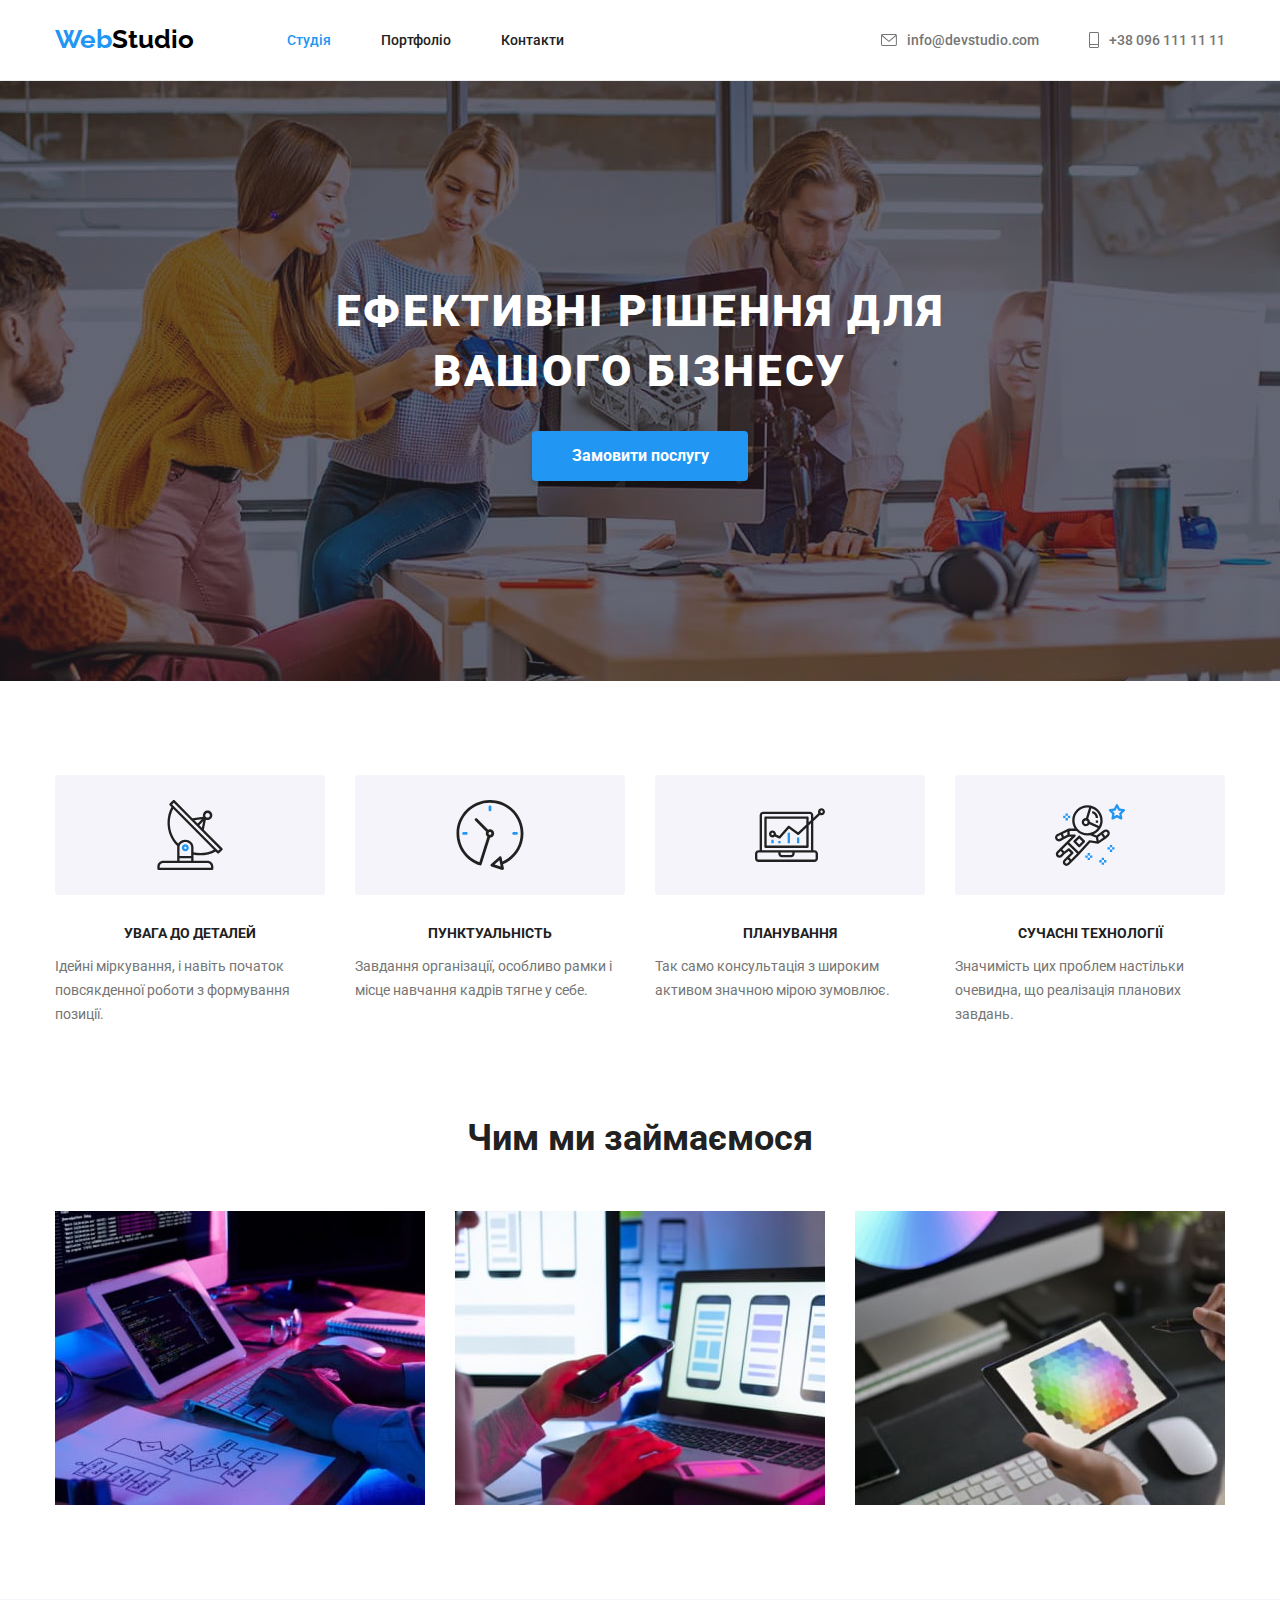
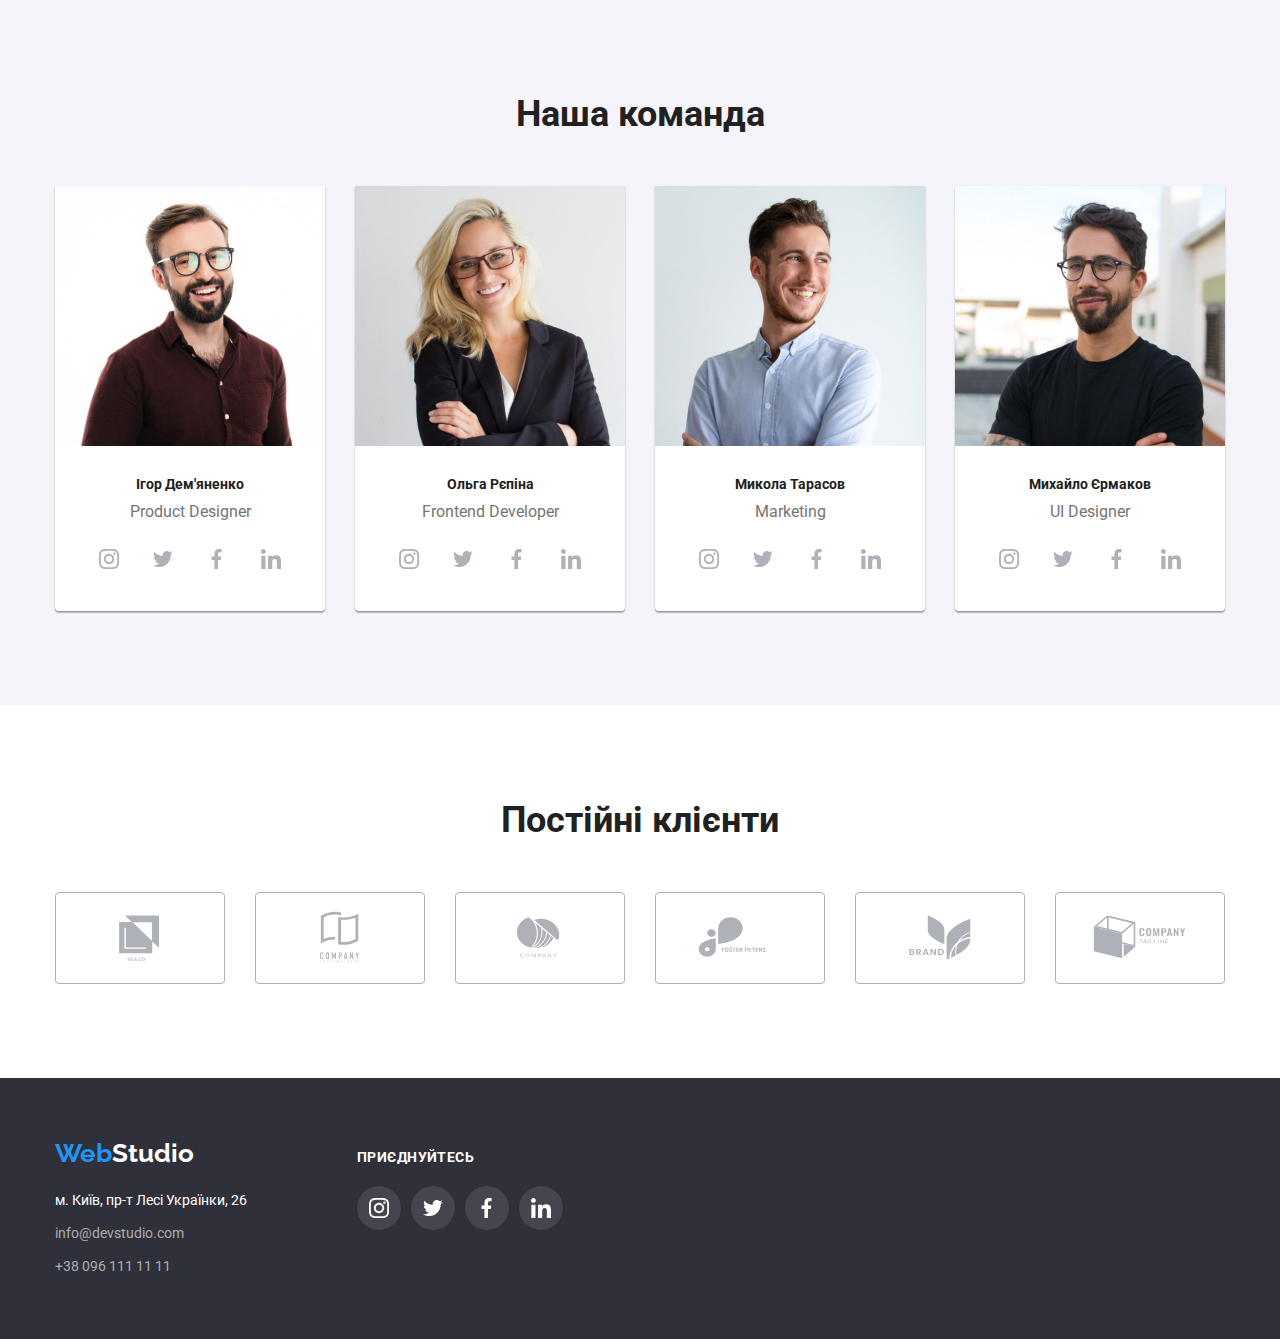
<file: index.html>
<!DOCTYPE html>
<html lang="uk">
  <head>
    <meta charset="UTF-8" />
    <meta http-equiv="X-UA-Compatible" content="IE=edge" />
    <meta name="viewport" content="width=device-width, initial-scale=1.0" />
    <title>Студія</title>
    <!-- шрифти -->
    <link rel="preconnect" href="https://fonts.googleapis.com" />
    <link rel="preconnect" href="https://fonts.gstatic.com" crossorigin />
    <link
      href="https://fonts.googleapis.com/css2?family=Raleway:wght@700&family=Roboto:wght@400;500;700;900&display=swap"
      rel="stylesheet"
    />
    <!-- нормалізатор -->
    <link
      rel="stylesheet"
      href="https://cdnjs.cloudflare.com/ajax/libs/modern-normalize/1.1.0/modern-normalize.min.css"
    />
    <!-- стилі -->
    <link rel="stylesheet" href="./css/styles.css" />
  </head>

  <body>
    <header class="top-line">
      <div class="container mein-line">
        <nav class="nav-sector">
          <a class="link logo-link" href="./index.html"><span class="logo">Web</span>Studio</a>
          <ul class="site-nav list">
            <li class="item"><a class="link connect current" href="./index.html">Студія</a></li>
            <li class="item"><a class="link connect" href="./portfolio.html">Портфоліо</a></li>
            <li class="item"><a class="link connect" href="#">Контакти</a></li>
          </ul>
        </nav>
        <ul class="contact list">
          <li class="item">
            <a class="link connect" href="mailto:info@devstudio.com">
              <svg class="icon" width="16" height="12">
                <use href="./images/icons.svg#envelope"></use></svg
              >info@devstudio.com
            </a>
          </li>
          <li class="item">
            <a class="link connect" href="tel:+380961111111">
              <svg class="icon" width="10" height="16">
                <use href="./images/icons.svg#phone"></use></svg
              >+38 096 111 11 11</a
            >
          </li>
        </ul>
      </div>
    </header>
    <main>
      <section class="hero">
        <div class="container">
          <h1 class="hero-title">Ефективні рішення для вашого бізнесу</h1>
          <button class="button button-hero" type="button">Замовити послугу</button>
        </div>
      </section>

      <section class="section">
        <!-- прихований заголовок -->
        <h2 class="visually-hidden">Переваги студії</h2>
        <div class="container">
          <ul class="list merit">
            <li class="list-merit">
              <div class="thumb">
                <svg class="thumb-icon" width="70" height="70">
                  <use href="./images/icons.svg#antenna"></use>
                </svg>
              </div>
              <h3 class="section-subtitle">УВАГА ДО ДЕТАЛЕЙ</h3>
              <p class="post-text">
                Ідейні міркування, i навіть початок повсякденної роботи з формування позиції.
              </p>
            </li>
            <li class="list-merit">
              <div class="thumb">
                <svg class="thumb-icon" width="70" height="70">
                  <use href="./images/icons.svg#clock"></use>
                </svg>
              </div>
              <h3 class="section-subtitle">ПУНКТУАЛЬНІСТЬ</h3>
              <p class="post-text">
                Завдання організації, особливо рамки і місце навчання кадрів тягне у себе.
              </p>
            </li>
            <li class="list-merit">
              <div class="thumb">
                <svg class="thumb-icon" width="70" height="70">
                  <use href="./images/icons.svg#diagram"></use>
                </svg>
              </div>
              <h3 class="section-subtitle">ПЛАНУВАННЯ</h3>
              <p class="post-text">
                Так само консультація з широким активом значною мірою зумовлює.
              </p>
            </li>
            <li class="list-merit">
              <div class="thumb">
                <svg class="thumb-icon" width="70" height="70">
                  <use href="./images/icons.svg#astronaut"></use>
                </svg>
              </div>
              <h3 class="section-subtitle">СУЧАСНІ ТЕХНОЛОГІЇ</h3>
              <p class="post-text">
                Значимість цих проблем настільки очевидна, що реалізація планових завдань.
              </p>
            </li>
          </ul>
        </div>
      </section>
      <section class="section section-work">
        <div class="container">
          <h2 class="section-title">Чим ми займаємося</h2>
          <ul class="list work">
            <li>
              <img
                class="image"
                src="./images/studio/img-1.jpeg"
                alt="Програмист пряцює за столом. Нtml код."
                width="370"
                height="294"
              />
            </li>

            <li>
              <img
                class="image"
                src="./images/studio/img-2.jpeg"
                alt="Дизайнер розробляе мобільні додатки. Інтерфейс для смартфона."
                width="370"
                height="294"
              />
            </li>
            <li>
              <img
                class="image"
                src="./images/studio/img-3.jpeg"
                alt="Художник вебдизайнер вибирає кольор на графичному планшеті."
                width="370"
                height="294"
              />
            </li>
          </ul>
        </div>
      </section>
      <section class="section-team section">
        <div class="container">
          <h2 class="section-title">Наша команда</h2>
          <ul class="list team">
            <li class="team-list">
              <img
                class="image member"
                src="./images/studio/img-4.jpeg"
                alt="Ігор Дем'яненко"
                width="270"
                height="260"
              />
              <h3 class="section-subtitle">Ігор Дем'яненко</h3>
              <p class="desc-text" lang="en">Product Designer</p>
              <ul class="list social-links">
                <li class="item social-item">
                  <a class="link social-link" href="#" aria-label="instagram">
                    <svg class="icon">
                      <use href="./images/icons.svg#instagram"></use>
                    </svg>
                  </a>
                </li>
                <li class="item social-item">
                  <a class="link social-link" href="#" aria-label="twitter">
                    <svg class="icon">
                      <use href="./images/icons.svg#twitter"></use>
                    </svg>
                  </a>
                </li>
                <li class="item social-item">
                  <a class="link social-link" href="#" aria-label="facebook">
                    <svg class="icon">
                      <use href="./images/icons.svg#facebook"></use>
                    </svg>
                  </a>
                </li>
                <li class="item social-item">
                  <a class="link social-link" href="#" aria-label="linkedin">
                    <svg class="icon">
                      <use href="./images/icons.svg#linkedin"></use>
                    </svg>
                  </a>
                </li>
              </ul>
            </li>
            <li class="team-list">
              <img
                class="image member"
                src="./images/studio/img-5.jpeg"
                alt="Ольга Рєпіна"
                width="270"
                height="260"
              />
              <h3 class="section-subtitle">Ольга Рєпіна</h3>
              <p class="desc-text" lang="en">Frontend Developer</p>
              <ul class="list social-links">
                <li class="item social-item">
                  <a class="link social-link" href="#" aria-label="instagram">
                    <svg class="icon">
                      <use href="./images/icons.svg#instagram"></use>
                    </svg>
                  </a>
                </li>
                <li class="item social-item">
                  <a class="link social-link" href="#" aria-label="twitter">
                    <svg class="icon">
                      <use href="./images/icons.svg#twitter"></use>
                    </svg>
                  </a>
                </li>
                <li class="item social-item">
                  <a class="link social-link" href="#" aria-label="facebook">
                    <svg class="icon">
                      <use href="./images/icons.svg#facebook"></use>
                    </svg>
                  </a>
                </li>
                <li class="item social-item">
                  <a class="link social-link" href="#" aria-label="linkedin">
                    <svg class="icon">
                      <use href="./images/icons.svg#linkedin"></use>
                    </svg>
                  </a>
                </li>
              </ul>
            </li>
            <li class="team-list">
              <img
                class="image member"
                src="./images/studio/img-6.jpeg"
                alt="Микола Тарасов"
                width="270"
                height="260"
              />
              <h3 class="section-subtitle">Микола Тарасов</h3>
              <p class="desc-text" lang="en">Marketing</p>
              <ul class="list social-links">
                <li class="item social-item">
                  <a class="link social-link" href="#" aria-label="instagram">
                    <svg class="icon">
                      <use href="./images/icons.svg#instagram"></use>
                    </svg>
                  </a>
                </li>
                <li class="item social-item">
                  <a class="link social-link" href="#" aria-label="twitter">
                    <svg class="icon">
                      <use href="./images/icons.svg#twitter"></use>
                    </svg>
                  </a>
                </li>
                <li class="item social-item">
                  <a class="link social-link" href="#" aria-label="facebook">
                    <svg class="icon">
                      <use href="./images/icons.svg#facebook"></use>
                    </svg>
                  </a>
                </li>
                <li class="item social-item">
                  <a class="link social-link" href="#" aria-label="linkedin">
                    <svg class="icon">
                      <use href="./images/icons.svg#linkedin"></use>
                    </svg>
                  </a>
                </li>
              </ul>
            </li>
            <li class="team-list">
              <img
                class="image member"
                src="./images/studio/img-7.jpeg"
                alt="Михайло Єрмаков"
                width="270"
                height="260"
              />
              <h3 class="section-subtitle">Михайло Єрмаков</h3>
              <p class="desc-text" lang="en">UI Designer</p>
              <ul class="list social-links">
                <li class="item social-item">
                  <a class="link social-link" href="#" aria-label="instagram">
                    <svg class="icon">
                      <use href="./images/icons.svg#instagram"></use>
                    </svg>
                  </a>
                </li>
                <li class="item social-item">
                  <a class="link social-link" href="#" aria-label="twitter">
                    <svg class="icon">
                      <use href="./images/icons.svg#twitter"></use>
                    </svg>
                  </a>
                </li>
                <li class="item social-item">
                  <a class="link social-link" href="#" aria-label="facebook">
                    <svg class="icon">
                      <use href="./images/icons.svg#facebook"></use>
                    </svg>
                  </a>
                </li>
                <li class="item social-item">
                  <a class="link social-link" href="#" aria-label="linkedin">
                    <svg class="icon">
                      <use href="./images/icons.svg#linkedin"></use>
                    </svg>
                  </a>
                </li>
              </ul>
            </li>
          </ul>
        </div>
      </section>
      <section class="section">
        <div class="container">
          <h2 class="section-title">Постійні клієнти</h2>
          <ul class="list clients">
            <li class="clients-item">
              <a class="link clients-link" href="#">
                <svg class="thumb-icon">
                  <use href="./images/icons.svg#client-1"></use>
                </svg>
              </a>
            </li>
            <li class="clients-item">
              <a class="link clients-link" href="#">
                <svg class="thumb-icon">
                  <use href="./images/icons.svg#client-2"></use>
                </svg>
              </a>
            </li>
            <li class="clients-item">
              <a class="link clients-link" href="#">
                <svg class="thumb-icon">
                  <use href="./images/icons.svg#client-3"></use>
                </svg>
              </a>
            </li>
            <li class="clients-item">
              <a class="link clients-link" href="#">
                <svg class="thumb-icon">
                  <use href="./images/icons.svg#client-4"></use>
                </svg>
              </a>
            </li>
            <li class="clients-item">
              <a class="link clients-link" href="#">
                <svg class="thumb-icon">
                  <use href="./images/icons.svg#client-5"></use>
                </svg>
              </a>
            </li>
            <li class="clients-item">
              <a class="link clients-link" href="#">
                <svg class="thumb-icon">
                  <use href="./images/icons.svg#client-6"></use>
                </svg>
              </a>
            </li>
          </ul>
        </div>
      </section>
    </main>
    <footer class="page-footer">
      <div class="container">
        <div>
          <a class="link logo-link logo-footer" href="./index.html"
            ><span class="logo">Web</span>Studio</a
          >
          <address>
            <ul class="list address">
              <li class="list-item">
                <a
                  class="link reach"
                  href="https://goo.gl/maps/CPtrU1FHBa2aNyZL9"
                  target="_blank"
                  rel="noopener noreferrer nofollow"
                  >м. Київ, пр-т Лесі Українки, 26</a
                >
              </li>
              <li class="list-item">
                <a class="link connect contact-address" href="mailto:info@devstudio.com"
                  >info@devstudio.com</a
                >
              </li>
              <li class="list-item">
                <a class="link connect contact-address" href="tel:+380961111111"
                  >+38 096 111 11 11</a
                >
              </li>
            </ul>
          </address>
        </div>
        <div class="social-bloc">
          <p class="welcome-text"><strong>приєднуйтесь</strong></p>
          <ul class="list social-links">
            <li class="item social-item">
              <a class="link social-link welcome-link" href="#" aria-label="instagram">
                <svg class="icon">
                  <use href="./images/icons.svg#instagram"></use>
                </svg>
              </a>
            </li>
            <li class="item social-item">
              <a class="link social-link welcome-link" href="#" aria-label="twitter">
                <svg class="icon">
                  <use href="./images/icons.svg#twitter"></use>
                </svg>
              </a>
            </li>
            <li class="item social-item">
              <a class="link social-link welcome-link" href="#" aria-label="facebook">
                <svg class="icon">
                  <use href="./images/icons.svg#facebook"></use>
                </svg>
              </a>
            </li>
            <li class="item social-item">
              <a class="link social-link welcome-link" href="#" aria-label="linkedin">
                <svg class="icon">
                  <use href="./images/icons.svg#linkedin"></use>
                </svg>
              </a>
            </li>
          </ul>
        </div>
      </div>
    </footer>
  </body>
</html>
</file>
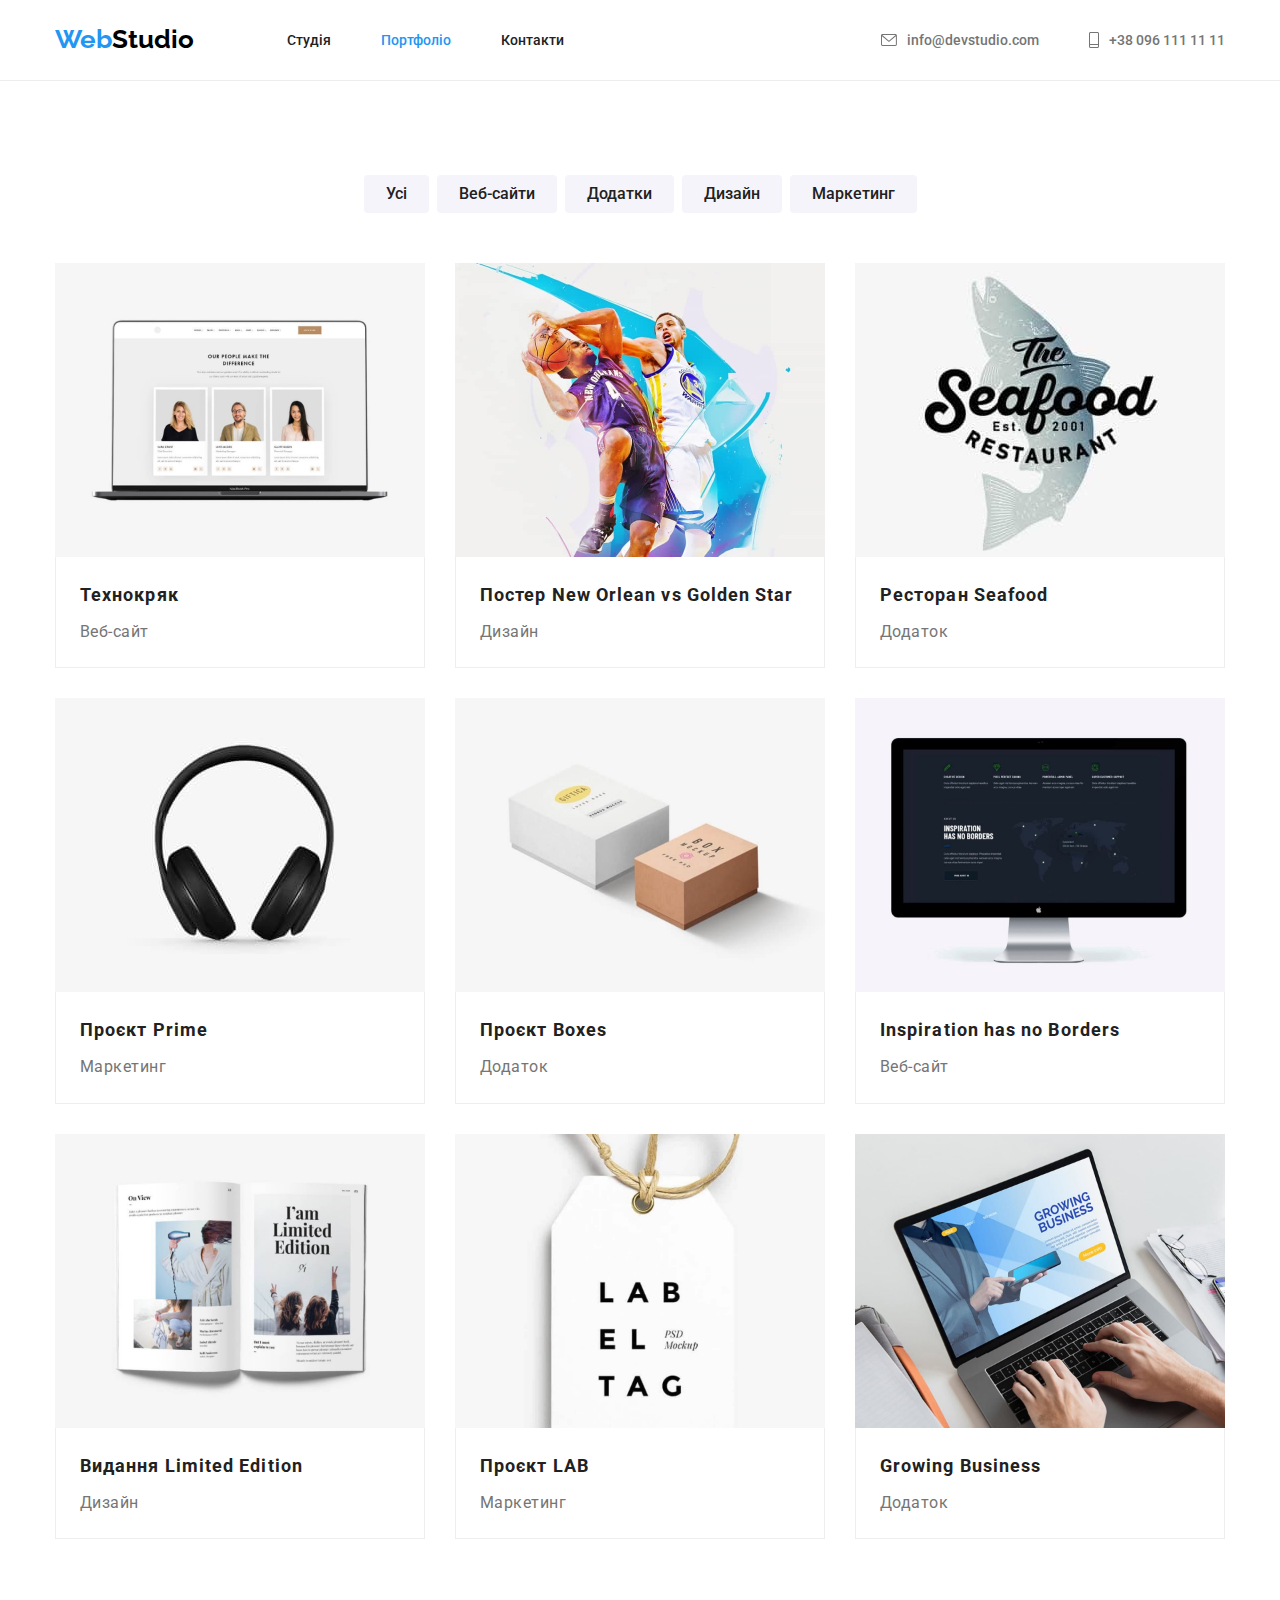
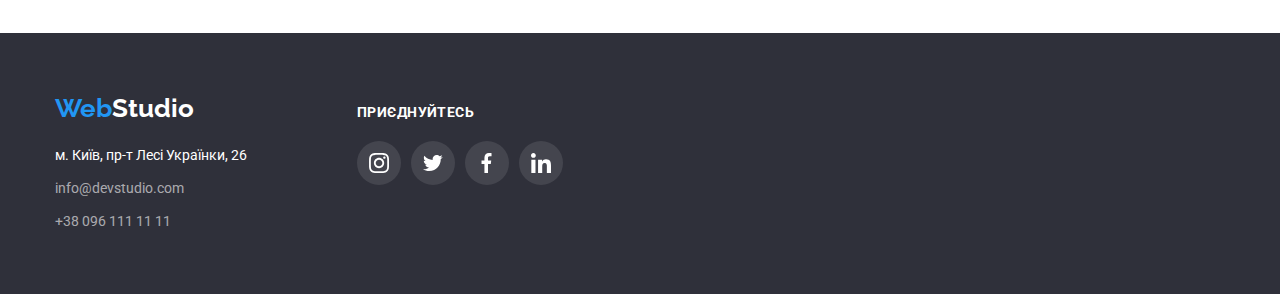
<file: portfolio.html>
<!DOCTYPE html>
<html lang="uk">
  <head>
    <meta charset="UTF-8" />
    <meta http-equiv="X-UA-Compatible" content="IE=edge" />
    <meta name="viewport" content="width=device-width, initial-scale=1.0" />
    <title>Портфоліо</title>
    <!-- шрифти -->
    <link rel="preconnect" href="https://fonts.googleapis.com" />
    <link rel="preconnect" href="https://fonts.gstatic.com" crossorigin />
    <link
      href="https://fonts.googleapis.com/css2?family=Raleway:wght@700&family=Roboto:wght@400;500;700;900&display=swap"
      rel="stylesheet"
    />
    <!-- нормалізатор -->
    <link
      rel="stylesheet"
      href="https://cdnjs.cloudflare.com/ajax/libs/modern-normalize/1.1.0/modern-normalize.min.css"
    />
    <!-- стилі -->
    <link rel="stylesheet" href="./css/styles.css" />
  </head>
  <body>
    <header class="top-line">
      <div class="container mein-line">
        <nav class="nav-sector">
          <a class="link logo-link" href="./index.html"><span class="logo">Web</span>Studio</a>
          <ul class="site-nav list">
            <li class="item"><a class="link connect" href="./index.html">Студія</a></li>
            <li class="item">
              <a class="link connect current" href="./portfolio.html">Портфоліо</a>
            </li>
            <li class="item"><a class="link connect" href="#">Контакти</a></li>
          </ul>
        </nav>
        <ul class="contact list">
          <li class="item">
            <a class="link connect" href="mailto:info@devstudio.com">
              <svg class="icon" width="16" height="12">
                <use href="./images/icons.svg#envelope"></use></svg
              >info@devstudio.com
            </a>
          </li>
          <li class="item">
            <a class="link connect" href="tel:+380961111111">
              <svg class="icon" width="10" height="16">
                <use href="./images/icons.svg#phone"></use></svg
              >+38 096 111 11 11</a
            >
          </li>
        </ul>
      </div>
    </header>
    <main>
      <div class="container">
        <section class="section">
          <!--невидимий заголовок-->
          <h1 class="visually-hidden">Приклади робіт</h1>
          <!--фільтри робіт-->
          <ul class="list btn-line">
            <li class="list-btn">
              <button class="button button-filter" type="button">Усі</button>
            </li>
            <li class="list-btn">
              <button class="button button-filter" type="button">Веб-сайти</button>
            </li>
            <li class="list-btn">
              <button class="button button-filter" type="button">Додатки</button>
            </li>
            <li class="list-btn">
              <button class="button button-filter" type="button">Дизайн</button>
            </li>
            <li class="list-btn">
              <button class="button button-filter" type="button">Маркетинг</button>
            </li>
          </ul>
          <ul class="list portfolio">
            <li class="portfolio-box">
              <a class="link" href="http://" target="_blank" rel="noopener noreferrer nofollow">
                <img
                  class="image"
                  src="./images/portfolio/img-8.jpeg"
                  alt="відкрита веб-сторінка на ноутбуці"
                  width="370"
                  height="294"
                />
                <div class="text-content">
                  <h3 class="box-subtitle">Технокряк</h3>
                  <p class="desc">Веб-сайт</p>
                </div>
              </a>
            </li>
            <li class="portfolio-box">
              <a class="link" href="http://" target="_blank" rel="noopener noreferrer nofollow">
                <img
                  class="image"
                  src="./images/portfolio/img-9.jpeg"
                  alt="Два гравця баскетболу у грі"
                  width="370"
                  height="294"
                />
                <div class="text-content">
                  <h3 class="box-subtitle">
                    Постер <span lang="en">New Orlean vs Golden Star</span>
                  </h3>
                  <p class="desc">Дизайн</p>
                </div>
              </a>
            </li>
            <li class="portfolio-box">
              <a class="link" href="http://" target="_blank" rel="noopener noreferrer nofollow">
                <img
                  class="image"
                  src="./images/portfolio/img-10.jpeg"
                  alt="логотип ресторану морська їжа з малюнком риби"
                  width="370"
                  height="294"
                />
                <div class="text-content">
                  <h3 class="box-subtitle">Ресторан <span lang="en">Seafood</span></h3>
                  <p class="desc">Додаток</p>
                </div>
              </a>
            </li>
            <li class="portfolio-box">
              <a class="link" href="http://" target="_blank" rel="noopener noreferrer nofollow">
                <img
                  class="image"
                  src="./images/portfolio/img-11.jpeg"
                  alt="Навушники"
                  width="370"
                  height="294"
                />
                <div class="text-content">
                  <h3 class="box-subtitle">Проєкт <span lang="en">Prime</span></h3>
                  <p class="desc">Маркетинг</p>
                </div>
              </a>
            </li>
            <li class="portfolio-box">
              <a class="link" href="http://" target="_blank" rel="noopener noreferrer nofollow">
                <img
                  class="image"
                  src="./images/portfolio/img-12.jpeg"
                  alt="дві коробки"
                  width="370"
                  height="294"
                />
                <div class="text-content">
                  <h3 class="box-subtitle">Проєкт <span lang="en">Boxes</span></h3>
                  <p class="desc">Додаток</p>
                </div>
              </a>
            </li>
            <li class="portfolio-box">
              <a class="link" href="http://" target="_blank" rel="noopener noreferrer nofollow">
                <img
                  class="image"
                  src="./images/portfolio/img-13.jpeg"
                  alt="сторінка веб-сайту на моніторі"
                  width="370"
                  height="294"
                />
                <div class="text-content">
                  <h3 class="box-subtitle" lang="en">Inspiration has no Borders</h3>
                  <p class="desc">Веб-сайт</p>
                </div>
              </a>
            </li>
            <li class="portfolio-box">
              <a class="link" href="http://" target="_blank" rel="noopener noreferrer nofollow">
                <img
                  class="image"
                  src="./images/portfolio/img-14.jpeg"
                  alt="книга, лимітоване видавництво"
                  width="370"
                  height="294"
                />
                <div class="text-content">
                  <h3 class="box-subtitle">Видання <span lang="en">Limited Edition</span></h3>
                  <p class="desc">Дизайн</p>
                </div>
              </a>
            </li>
            <li class="portfolio-box">
              <a class="link" href="http://" target="_blank" rel="noopener noreferrer nofollow">
                <img
                  class="image"
                  src="./images/portfolio/img-15.jpeg"
                  alt="Лейбл магазину"
                  width="370"
                  height="294"
                />
                <div class="text-content">
                  <h3 class="box-subtitle">Проєкт <span lang="en">LAB</span></h3>
                  <p class="desc">Маркетинг</p>
                </div>
              </a>
            </li>
            <li class="portfolio-box">
              <a class="link" href="http://" target="_blank" rel="noopener noreferrer nofollow">
                <img
                  class="image"
                  src="./images/portfolio/img-16.jpeg"
                  alt="Людина працюе за ноутбуком"
                  width="370"
                  height="294"
                />
                <div class="text-content">
                  <h3 class="box-subtitle" lang="en">Growing Business</h3>
                  <p class="desc">Додаток</p>
                </div>
              </a>
            </li>
          </ul>
        </section>
      </div>
    </main>
    <footer class="page-footer">
      <div class="container">
        <div>
          <a class="link logo-link logo-footer" href="./index.html"
            ><span class="logo">Web</span>Studio</a
          >
          <address>
            <ul class="list address">
              <li class="list-item">
                <a
                  class="link reach"
                  href="https://goo.gl/maps/CPtrU1FHBa2aNyZL9"
                  target="_blank"
                  rel="noopener noreferrer nofollow"
                  >м. Київ, пр-т Лесі Українки, 26</a
                >
              </li>
              <li class="list-item">
                <a class="link connect contact-address" href="mailto:info@devstudio.com"
                  >info@devstudio.com</a
                >
              </li>
              <li class="list-item">
                <a class="link connect contact-address" href="tel:+380961111111"
                  >+38 096 111 11 11</a
                >
              </li>
            </ul>
          </address>
        </div>
        <div class="social-bloc">
          <p class="welcome-text"><strong>приєднуйтесь</strong></p>
          <ul class="list social-links">
            <li class="item social-item">
              <a class="link social-link welcome-link" href="#" aria-label="instagram">
                <svg class="icon">
                  <use href="./images/icons.svg#instagram"></use>
                </svg>
              </a>
            </li>
            <li class="item social-item">
              <a class="link social-link welcome-link" href="#" aria-label="twitter">
                <svg class="icon">
                  <use href="./images/icons.svg#twitter"></use>
                </svg>
              </a>
            </li>
            <li class="item social-item">
              <a class="link social-link welcome-link" href="#" aria-label="facebook">
                <svg class="icon">
                  <use href="./images/icons.svg#facebook"></use>
                </svg>
              </a>
            </li>
            <li class="item social-item">
              <a class="link social-link welcome-link" href="#" aria-label="linkedin">
                <svg class="icon">
                  <use href="./images/icons.svg#linkedin"></use>
                </svg>
              </a>
            </li>
          </ul>
        </div>
      </div>
    </footer>
  </body>
</html>
</file>
<file: css/styles.css>
:root {
  /* шрифти */
  --font-family-primary: 'Roboto', sans-serif;
  --font-weight-more: 700;
  --font-weight-less: 500;
  --font-size-more: 16px;
  --font-size-less: 14px;
  /* колор */
  --color-primary: #757575;
  --color-secondary: #212121;
  --color-brand: #2f303a;
  --color-img-overlay: rgba(47, 48, 58, 0.4);
  --color-accent: #2196f3;
  --top-line-bg: #ffffff;
  --color-background: #ffffff;
  --color-background-light: #f5f4fa;
  --color-logo: #000000;
  --color-logo-footer: #ffffff;
  --color-hero: #ffffff;
  --color-white: #ffffff;
  --color-activ-btn: #188ce8;
  --color-header-border: #ececec;
  --color-border-box: #eeeeee;
  --color-icon: #afb1b8;
  --color-contact-tooter: rgba(255, 255, 255, 0.6);
}

/* спадкодавець */
body {
  background-color: var(--color-background);
  color: var(--color-primary);
  font-family: var(--font-family-primary);
  margin: 0;
}

/* скидання властивості стилей */
.list {
  list-style: none;
  padding: 0;
  margin: 0;
}

img {
  display: block;
  max-width: 100%;
  height: auto;
}

.link {
  text-decoration: none;
}

/* кнопка загальні властивості */
.button {
  border: none;
  margin-top: 0;
  margin-bottom: 0;
  cursor: pointer;
  border-radius: 4px;
  font-family: inherit;
  font-size: var(--font-size-more);
}

/* Порядок оформлення стилів:
1. Блочна модель (геометрія)
2. Кольор та текст
3. Ефекти (аніації, переходи) */

/* Оформлення блоків */
.container {
  width: 1200px;
  margin: 0 auto;
  padding: 0 15px;
}

/* heder */
.top-line {
  background-color: var(--top-line-bg);
  border-bottom: 1px solid var(--color-header-border);
}

/*logo*/
.logo {
  color: var(--color-accent);
}

.logo-link {
  margin-right: 93px;
  color: var(--color-logo);
  font-family: 'Raleway', sans-serif;
  font-weight: 700;
  font-size: 26px;
  line-height: 1.2;
  text-decoration: none;
}

/*  header */
.mein-line {
  display: flex;
}
/* Site nav*/
.nav-sector {
  display: flex;
  align-items: center;
}
.site-nav {
  display: flex;
  gap: 50px;
}

.site-nav .connect {
  display: block;
  padding: 32px 0;
  color: var(--color-secondary);
  font-weight: var(--font-weight-less);
  font-size: var(--font-size-less);
  line-height: 1.143;
}

.site-nav .connect:hover,
.site-nav .connect:focus {
  color: var(--color-accent);
}

.site-nav .connect.current {
  color: var(--color-accent);
}

/*contact*/
.contact {
  display: flex;
  margin-left: auto;
  gap: 50px;
}

/* Мейл. тел. */
.contact .connect {
  display: flex;
  padding: 32px 0;
  gap: 10px;
  color: var(--color-primary);
  font-weight: var(--font-weight-less);
  font-size: var(--font-size-less);
  fill: currentColor;
  line-height: 1.143;
}

.contact .connect:hover,
.contact .connect:focus {
  color: var(--color-accent);
}

/* іконки мейл. тел. */
.connect .icon {
  align-self: center;
}

/* hero */
.hero {
  text-align: center;
  padding-top: 200px;
  padding-bottom: 200px;
  max-width: 1600px;
  margin: 0 auto;
  background-color: var(--color-brand);
  background-image: linear-gradient(to right, var(--color-img-overlay), var(--color-img-overlay)),
    url(../images/studio/Img-team.jpeg);
  background-repeat: no-repeat;
  background-size: cover;
  background-position: center;
}

.hero-title {
  margin-top: 0;
  margin-bottom: 30px;
  margin-right: auto;
  margin-left: auto;
  text-transform: uppercase;
  text-align: center;
  letter-spacing: 0.06em;
  width: 696px;
  color: var(--color-hero);
  font-weight: 900;
  font-size: 44px;
  line-height: 1.364;
}

.button-hero {
  padding: 10px 32px;
  min-width: 216px;
  align-items: center;
  text-align: center;
  color: var(--color-white);
  background-color: var(--color-accent);
  box-shadow: 0px 4px 4px rgba(0, 0, 0, 0.15);
  font-weight: var(--font-weight-more);
  line-height: 1.9;
}
/* активна кнопка в герої*/
.button-hero:hover,
.button-hero:focus {
  background-color: var(--color-activ-btn);
}
/* section */
.section {
  padding-top: 94px;
  padding-bottom: 94px;
  margin-right: 0;
}

/* переваги студії */
.merit {
  display: flex;
  max-width: 1170px;
  height: 248px;
  gap: 30px;
}

.visually-hidden {
  position: absolute;
  white-space: nowrap;
  width: 1px;
  height: 1px;
  overflow: hidden;
  border: 0;
  padding: 0;
  clip: rect(0 0 0 0);
  clip-path: inset(50%);
  margin: -1px;
}

.list-merit {
  width: 270px;
}

.thumb {
  display: flex;
  align-items: center;
  justify-content: center;
  height: 120px;
  background-color: var(--color-background-light);
  border-radius: 4px;
  margin-bottom: 30px;
}

.section-subtitle {
  margin-top: 0px;
  margin-bottom: 10px;
  text-align: center;

  color: var(--color-secondary);
  font-weight: var(--font-weight-more);
  font-size: var(--font-size-less);
  line-height: 1.143;
}

.member {
  margin-bottom: 30px;
}

/* чим ми займаемося */
.section-work {
  padding-top: 0;
}
.section-title {
  margin-top: 0;
  margin-bottom: 50px;
  text-align: center;
  color: var(--color-secondary);
  font-weight: var(--font-weight-more);
  font-size: 36px;
  line-height: 1.2;
}

.work {
  display: flex;
  gap: 30px;
}

/* наша команда */
.section-team {
  background-color: var(--color-background-light);
}

.team {
  display: flex;
  gap: 30px;
}

.team-list {
  background-color: var(--color-white);
  box-shadow: 0px 1px 3px rgba(0, 0, 0, 0.12), 0px 1px 1px rgba(0, 0, 0, 0.14),
    0px 2px 1px rgba(0, 0, 0, 0.2);
  border-radius: 0px 0px 4px 4px;
}

.desc-text {
  margin-top: 0;
  margin-bottom: 16px;
  text-align: center;

  font-size: var(--font-size-more);
  line-height: 1.2;
}

/* блок посилань на соцмережи */
.social-links {
  display: flex;
  align-items: center;
  justify-content: center;
  margin: 0 auto;
  gap: 10px;
  margin-bottom: 30px;
}

/* посилання на соцмережи */
.social-item {
  width: 44px;
  height: 44px;
}

.item .social-link {
  display: flex;
  align-items: center;
  justify-content: center;
  border-radius: 50%;
  width: 100%;
  height: 100%;
  color: var(--color-icon);
  fill: currentColor;
}

.social-link .icon {
  width: 20px;
  height: 20px;
}

.item .social-link:hover,
.item .social-link:focus {
  background-color: var(--color-accent);
  color: var(--color-white);
}

/* Постійні кліенти */
.clients {
  display: flex;
  gap: 30px;
}

.clients-item {
  width: 170px;
  height: 92px;
}

.clients-link {
  display: flex;
  align-items: center;
  justify-content: center;
  width: 100%;
  height: 100%;
}

.clients-link .thumb-icon {
  width: 100%;
  height: 100%;
  fill: var(--color-icon);
  padding: 0 32px;
  border: 1px solid var(--color-icon);
  border-radius: 4px;
}

.clients-link .thumb-icon:hover {
  fill: var(--color-accent);
  border-color: var(--color-accent);
}

/* futer */
.page-footer {
  padding-top: 60px;
  padding-bottom: 60px;

  background-color: var(--color-brand);
}
/* logo */
.logo-footer {
  color: var(--color-logo-footer);
}
/* address */
.address {
  margin-top: 20px;
}

.list-item {
  margin-bottom: 9px;
}
.list-item:last-child {
  margin-bottom: 0;
}

.reach {
  color: var(--color-white);
  font-style: normal;
  font-weight: inherit;
  font-size: var(--font-size-less);
  line-height: 1.714;
}

.reach:hover,
.reach:focus {
  color: var(--color-accent);
}

.contact-address {
  color: rgba(255, 255, 255, 0.6);
  font-style: normal;
  font-weight: inherit;
  font-size: var(--font-size-less);
  line-height: 1.714;
}

.contact-address:hover,
.contact-address:focus {
  color: var(--color-accent);
}

/* запрошення у футорі */
.page-footer .container {
  display: flex;
  gap: 70px;
  align-items: baseline;
}

.welcome-text {
  text-transform: uppercase;
  font-size: 14px;
  line-height: calc(16.41 / 14);
  letter-spacing: 0.03em;
  color: var(--color-white);
  margin: 0;
  margin-bottom: 20px;
}

.welcome-link {
  background: rgba(255, 255, 255, 0.1);
}

.welcome-link .icon {
  fill: var(--color-white);
}

/* porfolio */
/* кнопки фільтр */
.btn-line {
  display: flex;
  justify-content: center;
  margin-bottom: 50px;
  gap: 8px;
}

.button-filter {
  padding: 6px 22px;
  color: var(--color-secondary);
  background: var(--color-background-light);
  font-weight: var(--font-weight-less);
  line-height: 1.625;
}

.button-filter:hover,
.button-filter:focus {
  background-color: var(--color-accent);
  color: var(--color-white);
  box-shadow: 0px 3px 1px rgba(0, 0, 0, 0.1), 0px 1px 2px rgba(0, 0, 0, 0.08),
    0px 2px 2px rgba(0, 0, 0, 0.12);
}

.button-filter:active {
  background-color: var(--color-activ-btn);
}

/* список робіт */
.portfolio {
  display: flex;
  flex-wrap: wrap;
  gap: 30px;
}
.portfolio-box {
  flex-basis: calc((100% - 60px) / 3);
}

.text-content {
  padding: 20px 24px;
  border: 1px solid var(--color-border-box);
  border-top: 0;
}

.portfolio-box:hover,
.portfolio-box:focus {
  box-shadow: 0px 1px 1px rgba(0, 0, 0, 0.12), 0px 4px 4px rgba(0, 0, 0, 0.06),
    1px 4px 6px rgba(0, 0, 0, 0.16);
}

.post-text {
  font-size: var(--font-size-less);
  line-height: 1.714;
}

.box-subtitle {
  margin: 0;
  color: var(--color-secondary);
  font-weight: var(--font-weight-more);
  font-size: 18px;
  line-height: 2;
  letter-spacing: 0.06em;
  white-space: nowrap;
  overflow: hidden;
  text-overflow: ellipsis;
}

.desc {
  margin: 0;
  margin-top: 4px;
  color: var(--color-primary);
  font-size: var(--font-size-more);
  line-height: 1.9;
  letter-spacing: 0.03em;
}
</file>
